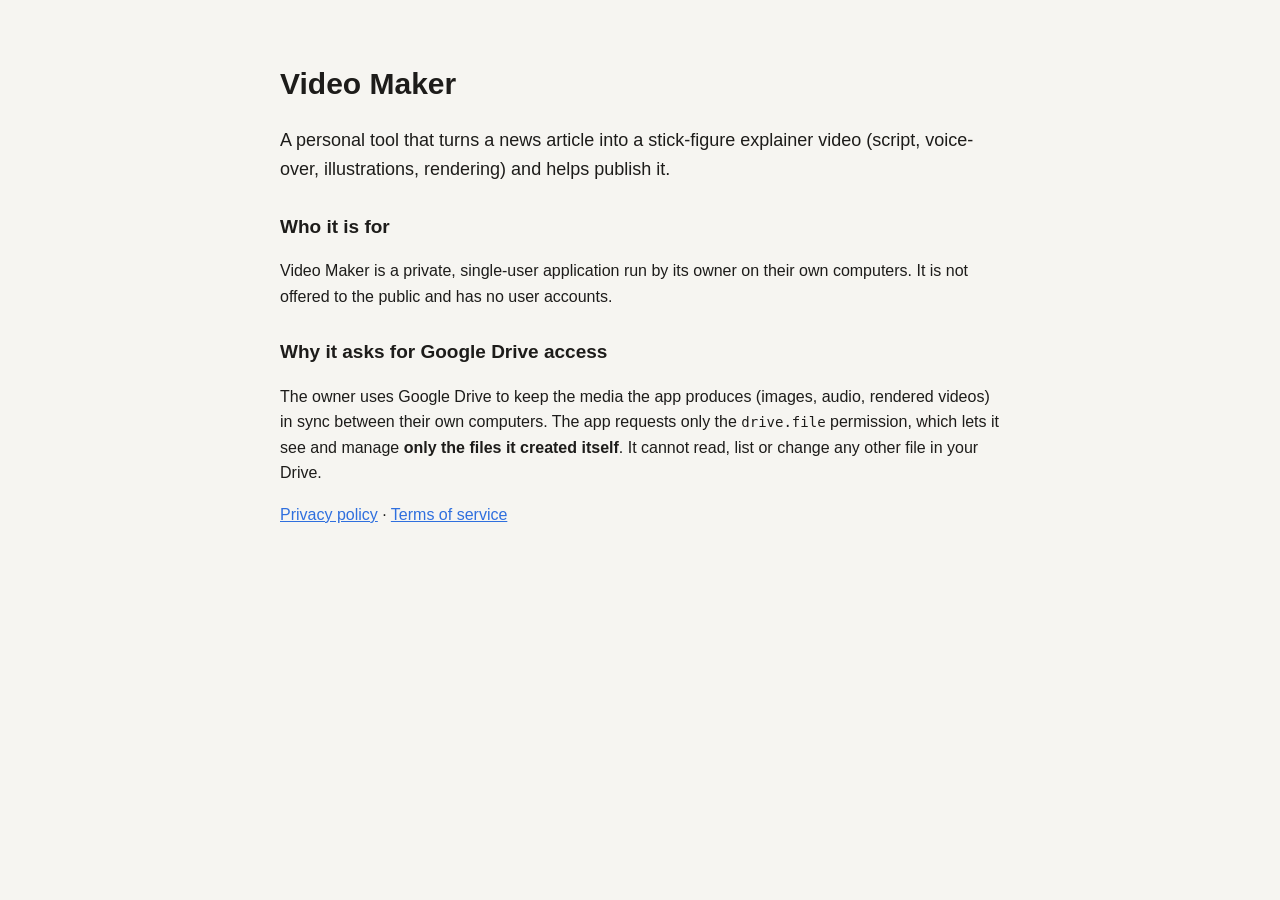
<file: index.html>
<!doctype html>
<html lang="en">
<head>
<meta charset="utf-8">
<meta name="viewport" content="width=device-width, initial-scale=1">
<title>Video Maker</title>
<link rel="stylesheet" href="style.css">
</head>
<body>
<main>
  <h1>Video Maker</h1>
  <p class="lead">A personal tool that turns a news article into a stick-figure explainer video (script, voice-over,
    illustrations, rendering) and helps publish it.</p>

  <h2>Who it is for</h2>
  <p>Video Maker is a private, single-user application run by its owner on their own computers. It is not offered
    to the public and has no user accounts.</p>

  <h2>Why it asks for Google Drive access</h2>
  <p>The owner uses Google Drive to keep the media the app produces (images, audio, rendered videos) in sync between
    their own computers. The app requests only the <code>drive.file</code> permission, which lets it see and manage
    <strong>only the files it created itself</strong>. It cannot read, list or change any other file in your Drive.</p>

  <p><a href="privacy.html">Privacy policy</a> · <a href="terms.html">Terms of service</a></p>
</main>
</body>
</html>
</file>
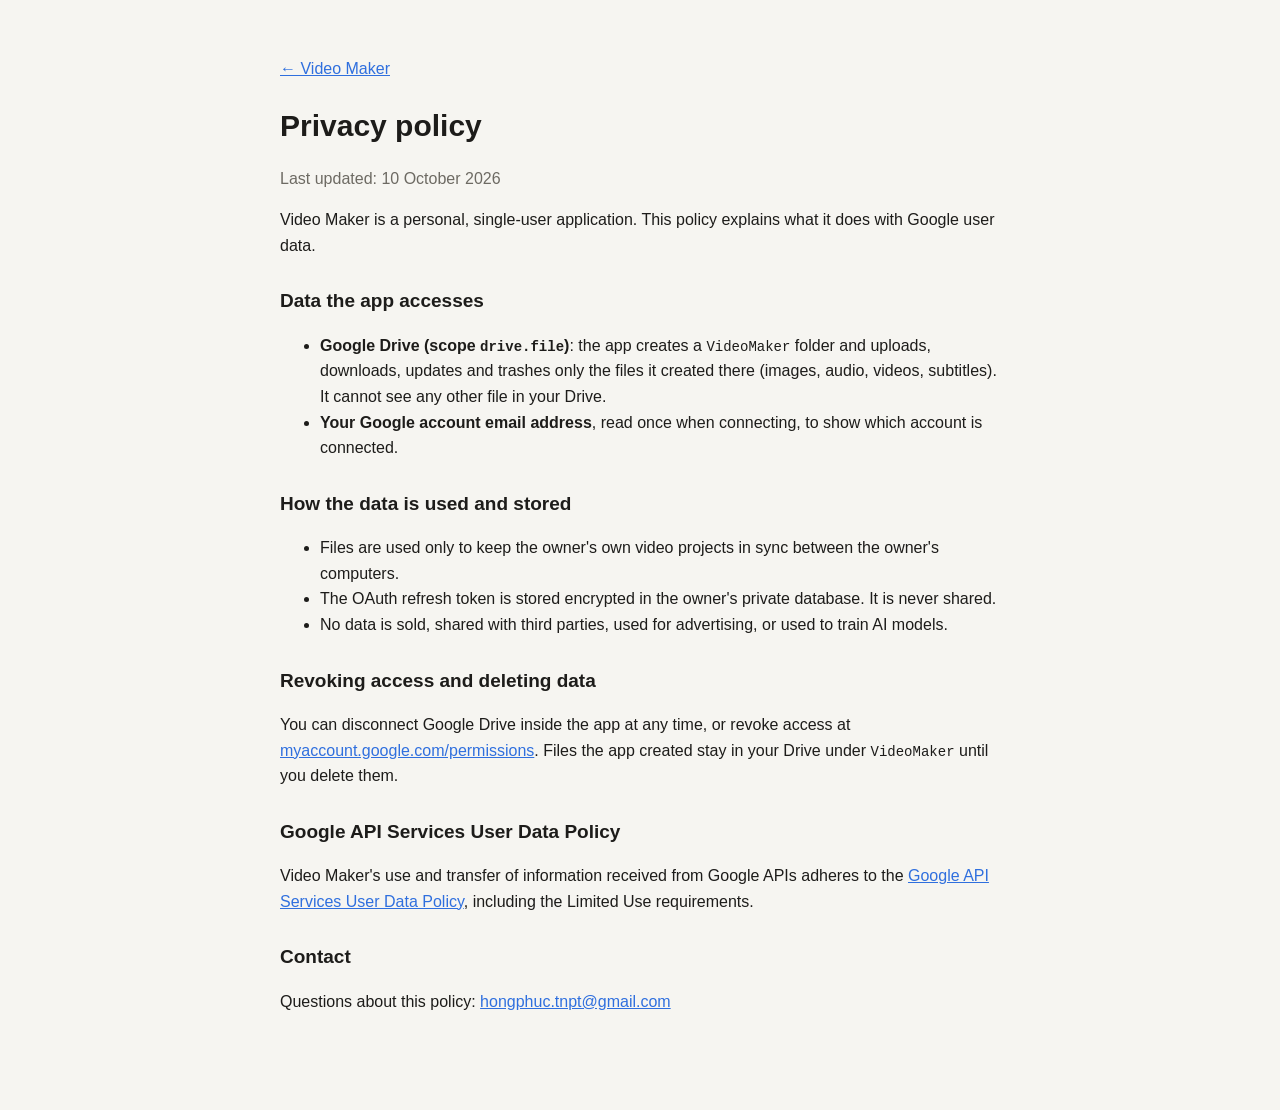
<file: privacy.html>
<!doctype html>
<html lang="en">
<head>
<meta charset="utf-8">
<meta name="viewport" content="width=device-width, initial-scale=1">
<title>Privacy policy · Video Maker</title>
<link rel="stylesheet" href="style.css">
</head>
<body>
<main>
  <p><a href="index.html">← Video Maker</a></p>
  <h1>Privacy policy</h1>
  <p class="muted">Last updated: 10 October 2026</p>

  <p>Video Maker is a personal, single-user application. This policy explains what it does with Google user data.</p>

  <h2>Data the app accesses</h2>
  <ul>
    <li><strong>Google Drive (scope <code>drive.file</code>)</strong>: the app creates a <code>VideoMaker</code> folder and
      uploads, downloads, updates and trashes only the files it created there (images, audio, videos, subtitles). It
      cannot see any other file in your Drive.</li>
    <li><strong>Your Google account email address</strong>, read once when connecting, to show which account is
      connected.</li>
  </ul>

  <h2>How the data is used and stored</h2>
  <ul>
    <li>Files are used only to keep the owner's own video projects in sync between the owner's computers.</li>
    <li>The OAuth refresh token is stored encrypted in the owner's private database. It is never shared.</li>
    <li>No data is sold, shared with third parties, used for advertising, or used to train AI models.</li>
  </ul>

  <h2>Revoking access and deleting data</h2>
  <p>You can disconnect Google Drive inside the app at any time, or revoke access at
    <a href="https://myaccount.google.com/permissions">myaccount.google.com/permissions</a>. Files the app created
    stay in your Drive under <code>VideoMaker</code> until you delete them.</p>

  <h2>Google API Services User Data Policy</h2>
  <p>Video Maker's use and transfer of information received from Google APIs adheres to the
    <a href="https://developers.google.com/terms/api-services-user-data-policy">Google API Services User Data Policy</a>,
    including the Limited Use requirements.</p>

  <h2>Contact</h2>
  <p>Questions about this policy: <a href="mailto:hongphuc.tnpt@gmail.com">hongphuc.tnpt@gmail.com</a></p>
</main>
</body>
</html>
</file>
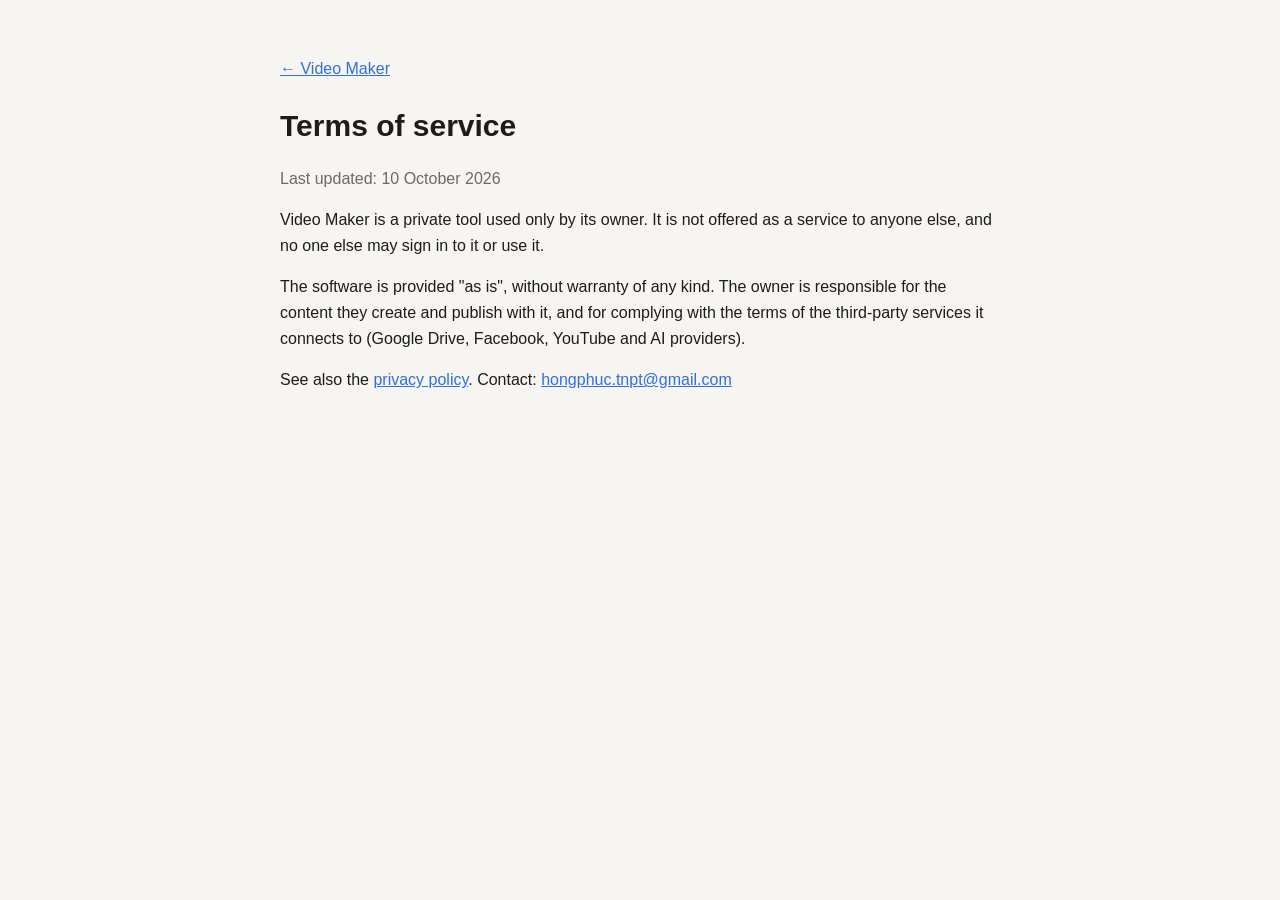
<file: terms.html>
<!doctype html>
<html lang="en">
<head>
<meta charset="utf-8">
<meta name="viewport" content="width=device-width, initial-scale=1">
<title>Terms of service · Video Maker</title>
<link rel="stylesheet" href="style.css">
</head>
<body>
<main>
  <p><a href="index.html">← Video Maker</a></p>
  <h1>Terms of service</h1>
  <p class="muted">Last updated: 10 October 2026</p>
  <p>Video Maker is a private tool used only by its owner. It is not offered as a service to anyone else, and no
    one else may sign in to it or use it.</p>
  <p>The software is provided "as is", without warranty of any kind. The owner is responsible for the content they
    create and publish with it, and for complying with the terms of the third-party services it connects to
    (Google Drive, Facebook, YouTube and AI providers).</p>
  <p>See also the <a href="privacy.html">privacy policy</a>. Contact: <a href="mailto:hongphuc.tnpt@gmail.com">hongphuc.tnpt@gmail.com</a></p>
</main>
</body>
</html>
</file>
<file: style.css>
:root { color-scheme: light dark; --text: #1d1c1a; --muted: #6d6a63; --bg: #f6f5f1; --accent: #2f6fde; }
@media (prefers-color-scheme: dark) { :root { --text: #ecebe6; --muted: #9a978f; --bg: #161615; --accent: #5b8ff0; } }
body { margin: 0; background: var(--bg); color: var(--text); font: 16px/1.6 -apple-system, "Segoe UI", sans-serif; }
main { max-width: 720px; margin: 0 auto; padding: 40px 20px 80px; }
h1 { font-size: 30px; margin-bottom: 4px; }
h2 { font-size: 19px; margin-top: 28px; }
a { color: var(--accent); }
.lead { font-size: 18px; }
.muted { color: var(--muted); }
code { font-size: 14px; }
</file>
